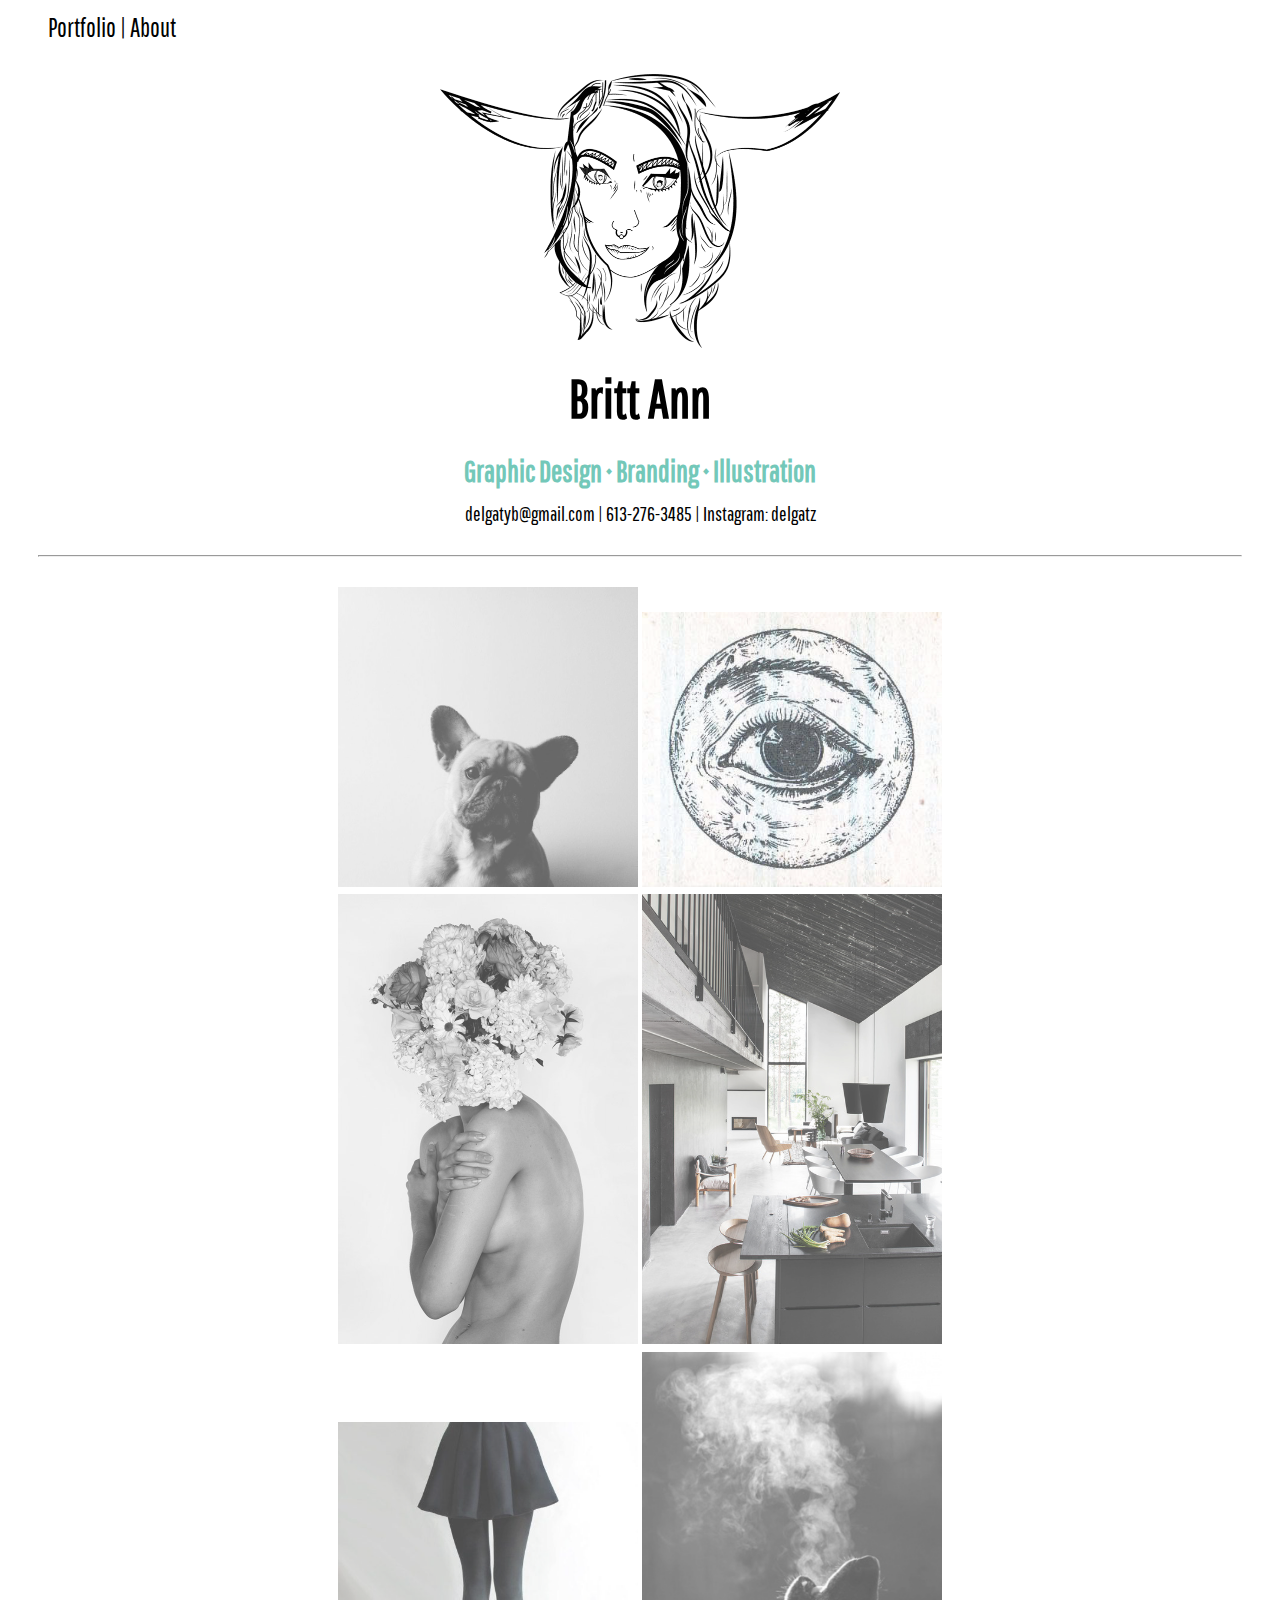
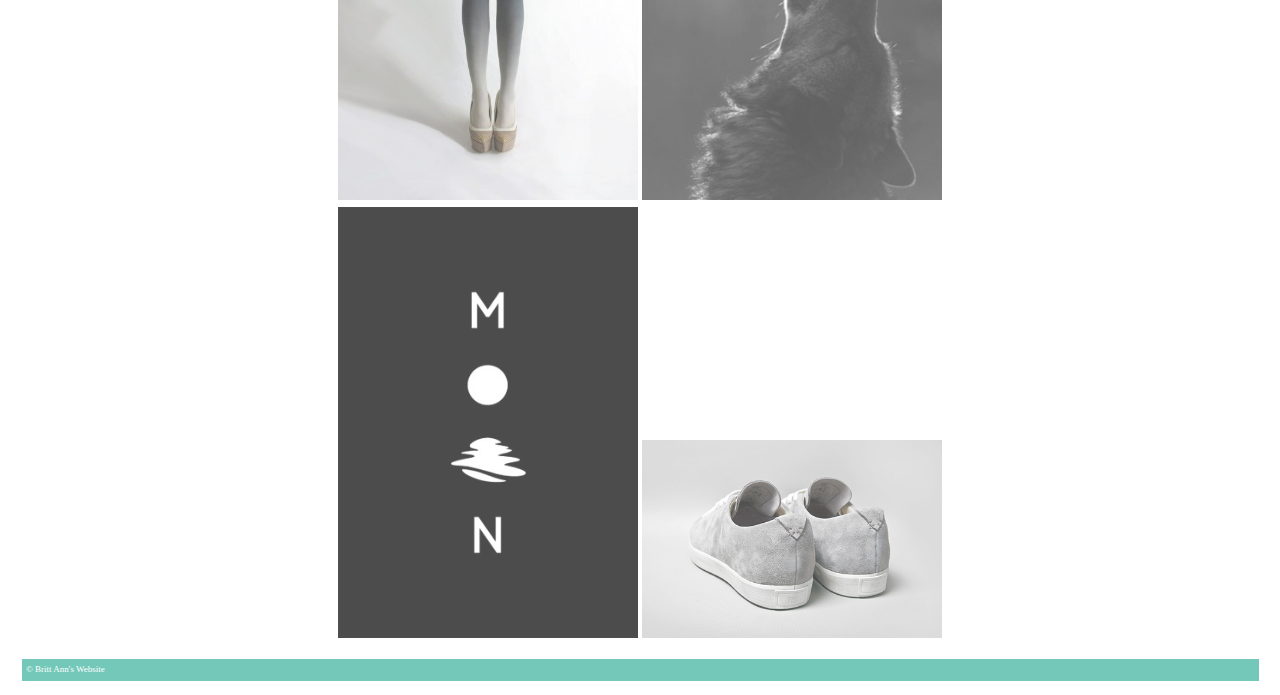
<file: index.html>
<!DOCTYPE html>
<html lang="en-ca">
<head>
    <link rel="shortcut icon" href="images/favicon.ico">
    <meta charset="utf-8">
    <title>Britt Ann</title>
    <meta name="viewport" content="width=device-width, initial-scale-1">
    <link href="css/grid.css" rel="stylesheet">
    <link href="css/type.css" rel="stylesheet">
    <link href="css/main.css" rel="stylesheet">
    <link href='https://fonts.googleapis.com/css?family=Pathway+Gothic+One' rel='stylesheet' type='text/css'>
</head>
<body class="body">
     <ul class="skip-links">
        <li> <a href="#main">Jump to main content</a></li>
        <li> <a href="#nav">Jump to navigation</a></li>
    </ul>
    
  <nav class="navbar" id="top nav" role="nav">
            <ul>
            <li><a class="navlinks" href="index.html">Portfolio |</a></li> 
            <li><a class="navlinks" href="about.html">About</a></li>
            </ul>
            </nav>
    <header role="banner" class= "masthead">
            <a href="index.html"><img class="title push-0" src="images/me-three-3.png" alt="graphic of me"></a>
        <h1 class="name">Britt Ann</h1>
        <h2 class="info push-0">Graphic Design • Branding • Illustration</h2>
        <p class="secondinfo"> <a href="mailto:delgatyb@gmail.com">delgatyb@gmail.com</a> | <a href="tel:+16132763485">613-276-3485</a> | Instagram: <a href="https://www.instagram.com/delgatz/">delgatz</a></p>
</header>
    <hr class="hr">
<div class="unit unit-xs-1 unit-s-1 unit-m-1-2 unit-l-1-2" role="main">
<img class="pug" src="images/dog.jpg" alt="pug">
<img class="pug" src="images/eye.jpg" alt="eye">
<img class="pug" src="images/flowers.jpg" alt="head of flowers">
<img class="pug" src="images/kitchen.jpg" alt="dream kitchen">
<img class="pug" src="images/tights.jpg" alt="nice tights">
<img class="pug" src="images/wolf.jpg" alt="wolf">
<img class="pug" src="images/moons.jpg" alt="moon">
<img class="pug" src="images/shoes.jpg" alt="shoes">
</div>

    
    
<footer>
    <p class="script footer" role="footerinfo">© Britt Ann's Website</p>
</footer>


</body>
</html>
</file>
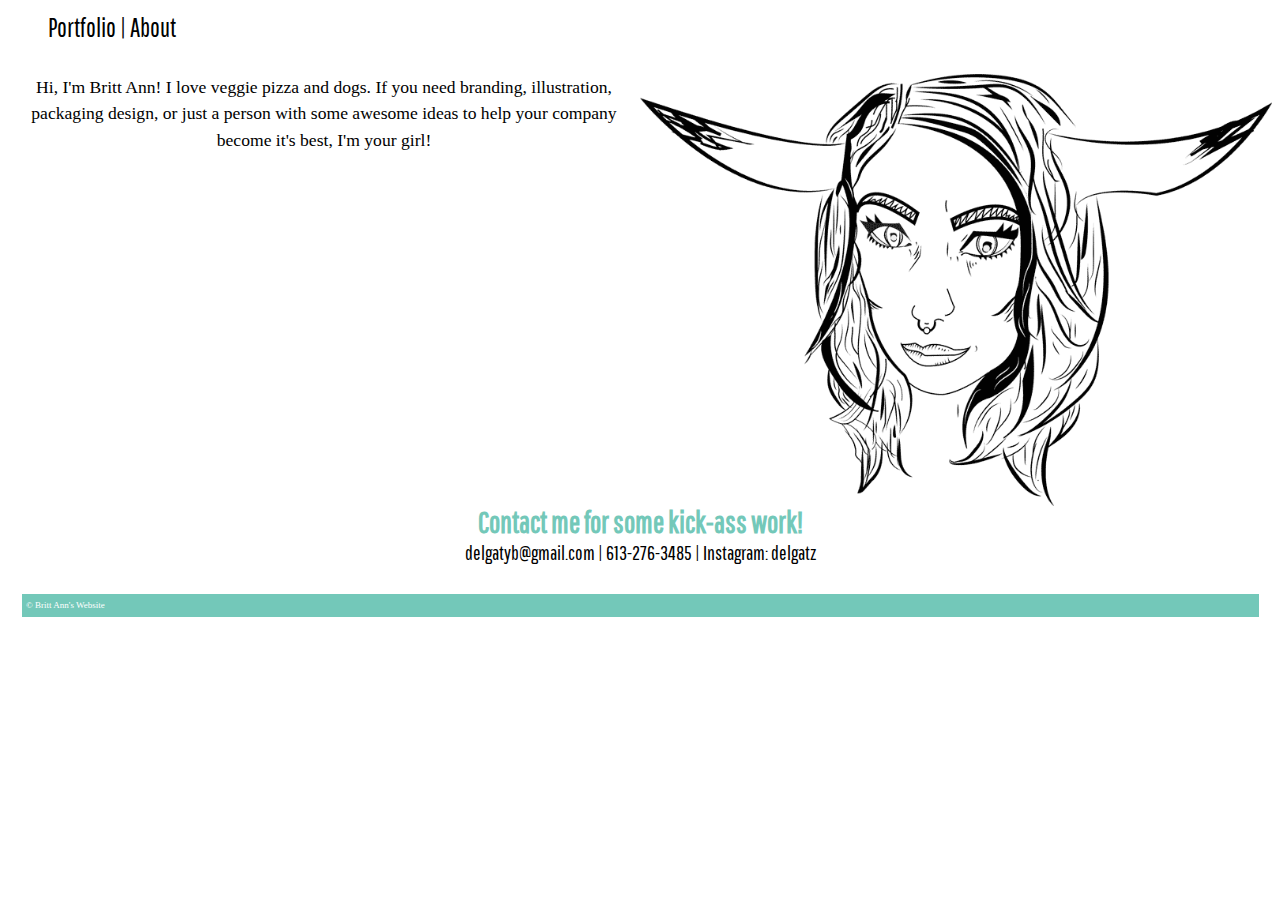
<file: about.html>
<!DOCTYPE html>
<html lang="en-ca">
<head>
    <link rel="shortcut icon" href="images/favicon.ico">
    <meta charset="utf-8">
    <title>Britt Ann</title>
    <meta name="viewport" content="width=device-width, initial-scale-1">
    <link href="css/grid.css" rel="stylesheet">
    <link href="css/type.css" rel="stylesheet">
    <link href="css/main.css" rel="stylesheet">
    <link href='https://fonts.googleapis.com/css?family=Pathway+Gothic+One' rel='stylesheet' type='text/css'>
</head>
<body class="body">
     <ul class="skip-links">
        <li> <a href="#main">Jump to main content</a></li>
        <li> <a href="#nav">Jump to navigation</a></li>
    </ul>
    
  <nav class="navbar" id="top nav" role="navigation">
            <ul>
            <li><a class="navlinks" href="index.html">Portfolio |</a></li> 
            <li><a class="navlinks" href="about.html">About</a></li>
            </ul>
            </nav>
    <div class="grid">


        <div class="unit unit-xs-1 unit-s-1 unit-m-1-2 unit-l-1-2">
            <p class=""> Hi, I'm Britt Ann! I love veggie pizza and dogs. If you need branding, illustration, packaging design, or just a person with some awesome ideas to help your company become it's best, I'm your girl! </p>
        </div>
        <header role="banner" class= "unit unit-xs-1 unit-s-1 unit-m-1-2 unit-l-1-2">
                <a href="index.html"><img class="image-flex push-0" src="images/me-three-3.png" alt="graphic of me"></a>
        </header>
    </div>
    
    <div>
    <h3 class="info">Contact me for some kick-ass work!</h3>
    <p class="secondinfo"> <a href="mailto:delgatyb@gmail.com">delgatyb@gmail.com</a> | <a href="tel:+16132763485">613-276-3485</a> | Instagram: <a href="https://www.instagram.com/delgatz/">delgatz</a></p>
    </div>
    
<footer>
    <p class="script footer" role="footerinfo">© Britt Ann's Website</p>
</footer>


</body>
</html>
</file>
<file: css/grid.css>
/*
  Gridifier || Code released under the UNLICENSE
  http://gridifier.web-dev.tools/#xs,4,0,0,0;s,4,25,0,0;m,4,38,1,1;l,4,60,1,1
*/

.grid {
  margin: 0;
  padding: 0;
  letter-spacing: -0.31em;
  text-rendering: optimizespeed;
  display: -webkit-flex;
  -webkit-flex-flow: row wrap;
  display: -ms-flexbox;
  -ms-flex-flow: row wrap;
  display: flex;
  flex-flow: row wrap;
}

.grid-bottom {
  -webkit-align-items: flex-end;
  -ms-align-items: flex-end;
  align-items: flex-end;
}

.grid-middle {
  -webkit-align-items: center;
  -ms-align-items: center;
  align-items: center;
}

.grid-stretch {
  -webkit-align-items: stretch;
  -ms-align-items: stretch;
  align-items: stretch;
}

.opera-only :-o-prefocus, .grid {
  word-spacing: -0.43em;
}

.unit {
  letter-spacing: normal;
  text-rendering: auto;
  vertical-align: top;
  word-spacing: normal;
  display: inline-block;
  visibility: visible;
}

.grid-bottom .unit {
  vertical-align: bottom;
}

.grid-middle .unit {
  vertical-align: middle;
}

[class*="unit-push-"],
[class*="unit-pull-"] {
  position: relative;
}

.unit-xs-hidden {
  display: none;
  visibility: hidden;
}

.unit-xs-centered {
  margin: 0 auto;
}

.unit-xs-1, .xs-1 {
  display: block;
  visibility: visible;
  width: 100%;
}

.unit-xs-1-2, .xs-1-2 {
  width: 50.0000%;
}

.unit-xs-1-3, .xs-1-3 {
  width: 33.3333%;
}

.unit-xs-2-3, .xs-2-3 {
  width: 66.6667%;
}

.unit-xs-1-4, .xs-1-4 {
  width: 25.0000%;
}

.unit-xs-3-4, .xs-3-4 {
  width: 75.0000%;
}

.unit-xs-1-2,.xs-1-2,.unit-xs-1-3,.xs-1-3,.unit-xs-2-3,.xs-2-3,.unit-xs-1-4,.xs-1-4,.unit-xs-3-4,.xs-3-4 {
  display: inline-block;
  visibility: visible;
}

@media only screen and (min-width: 25em) {

.unit-s-hidden {
  display: none;
  visibility: hidden;
}

.unit-s-centered {
  margin: 0 auto;
}

.unit-s-1, .s-1 {
  display: block;
  visibility: visible;
  width: 100%;
}

.unit-s-1-2, .s-1-2 {
  width: 50.0000%;
}

.unit-s-1-3, .s-1-3 {
  width: 33.3333%;
}

.unit-s-2-3, .s-2-3 {
  width: 66.6667%;
}

.unit-s-1-4, .s-1-4 {
  width: 25.0000%;
}

.unit-s-3-4, .s-3-4 {
  width: 75.0000%;
}

.unit-s-1-2,.s-1-2,.unit-s-1-3,.s-1-3,.unit-s-2-3,.s-2-3,.unit-s-1-4,.s-1-4,.unit-s-3-4,.s-3-4 {
  display: inline-block;
  visibility: visible;
}

}

@media only screen and (min-width: 38em) {

.unit-m-hidden {
  display: none;
  visibility: hidden;
}

.unit-m-centered {
  margin: 0 auto;
}

.unit-m-1, .m-1 {
  display: block;
  visibility: visible;
  width: 100%;
}

.unit-offset-m-0 {
  margin-left: 0;
}

.unit-push-m-0,
.unit-pull-m-0 {
  left: 0;
}

.unit-m-1-2, .m-1-2 {
  width: 50.0000%;
}

.unit-offset-m-1-2 {
  margin-left: 50.0000%;
}

.unit-push-m-1-2 {
  left: 50.0000%;
}

.unit-pull-m-1-2 {
  left: -50.0000%;
}

.unit-m-1-3, .m-1-3 {
  width: 33.3333%;
}

.unit-offset-m-1-3 {
  margin-left: 33.3333%;
}

.unit-push-m-1-3 {
  left: 33.3333%;
}

.unit-pull-m-1-3 {
  left: -33.3333%;
}

.unit-m-2-3, .m-2-3 {
  width: 66.6667%;
}

.unit-offset-m-2-3 {
  margin-left: 66.6667%;
}

.unit-push-m-2-3 {
  left: 66.6667%;
}

.unit-pull-m-2-3 {
  left: -66.6667%;
}

.unit-m-1-4, .m-1-4 {
  width: 25.0000%;
}

.unit-offset-m-1-4 {
  margin-left: 25.0000%;
}

.unit-push-m-1-4 {
  left: 25.0000%;
}

.unit-pull-m-1-4 {
  left: -25.0000%;
}

.unit-m-3-4, .m-3-4 {
  width: 75.0000%;
}

.unit-offset-m-3-4 {
  margin-left: 75.0000%;
}

.unit-push-m-3-4 {
  left: 75.0000%;
}

.unit-pull-m-3-4 {
  left: -75.0000%;
}

.unit-m-1-2,.m-1-2,.unit-m-1-3,.m-1-3,.unit-m-2-3,.m-2-3,.unit-m-1-4,.m-1-4,.unit-m-3-4,.m-3-4 {
  display: inline-block;
  visibility: visible;
}

}

@media only screen and (min-width: 60em) {

.unit-l-hidden {
  display: none;
  visibility: hidden;
}

.unit-l-centered {
  margin: 0 auto;
}

.unit-l-1, .l-1 {
  display: block;
  visibility: visible;
  width: 100%;
}

.unit-offset-l-0 {
  margin-left: 0;
}

.unit-push-l-0,
.unit-pull-l-0 {
  left: 0;
}

.unit-l-1-2, .l-1-2 {
  width: 50.0000%;
}

.unit-offset-l-1-2 {
  margin-left: 50.0000%;
}

.unit-push-l-1-2 {
  left: 50.0000%;
}

.unit-pull-l-1-2 {
  left: -50.0000%;
}

.unit-l-1-3, .l-1-3 {
  width: 33.3333%;
}

.unit-offset-l-1-3 {
  margin-left: 33.3333%;
}

.unit-push-l-1-3 {
  left: 33.3333%;
}

.unit-pull-l-1-3 {
  left: -33.3333%;
}

.unit-l-2-3, .l-2-3 {
  width: 66.6667%;
}

.unit-offset-l-2-3 {
  margin-left: 66.6667%;
}

.unit-push-l-2-3 {
  left: 66.6667%;
}

.unit-pull-l-2-3 {
  left: -66.6667%;
}

.unit-l-1-4, .l-1-4 {
  width: 25.0000%;
}

.unit-offset-l-1-4 {
  margin-left: 25.0000%;
}

.unit-push-l-1-4 {
  left: 25.0000%;
}

.unit-pull-l-1-4 {
  left: -25.0000%;
}

.unit-l-3-4, .l-3-4 {
  width: 75.0000%;
}

.unit-offset-l-3-4 {
  margin-left: 75.0000%;
}

.unit-push-l-3-4 {
  left: 75.0000%;
}

.unit-pull-l-3-4 {
  left: -75.0000%;
}

.unit-l-1-2,.l-1-2,.unit-l-1-3,.l-1-3,.unit-l-2-3,.l-2-3,.unit-l-1-4,.l-1-4,.unit-l-3-4,.l-3-4 {
  display: inline-block;
  visibility: visible;
}

}

.unit-content-distribute {
  display: -ms-flexbox;
  display: -webkit-flex;
  display: flex;
  -ms-flex-direction: column;
  -webkit-flex-direction: column;
  flex-direction: column;
  -ms-flex-pack: justify;
  -webkit-justify-content: space-between;
  justify-content: space-between;
}

.content-fill {
  -ms-flex-grow: 2;
  -webkit-flex-grow: 2;
  flex-grow: 2;
  max-width: 100%; /* @bugfix: IE 10, 11 */
}

.content-shrink {
  -ms-align-self: center;
  -webkit-align-self: center;
  align-self: center;
}
</file>
<file: css/type.css>
html {
  font: normal 100%/1.5 Georgia,serif;
}

@media only screen and (min-width: 60em) {

  html {
    font-size: 110%;
  }

}

@media only screen and (min-width: 90em) {

  html {
    font-size: 120%;
  }

}

@media only screen and (min-width: 120em) {

  html {
    font-size: 130%;
  }

}

h1, h2, h3, h4, h5, h6,
p, ul, ol, dl, dd, figure,
blockquote, details, hr,
fieldset, pre, table {
  margin: 0 0 1.5rem;
}

.yotta {
  font-size: 2.2807rem;
  line-height: 1.3154;
}

.zetta {
  font-size: 2.0273rem;
  line-height: 1.4798;
}

h1, .exa {
  font-size: 1.8020rem;
  line-height: 1.6648;
}

h2, .peta {
  font-size: 1.6018rem;
  line-height: 1.8729;
}

h3, .tera {
  font-size: 1.4238rem;
  line-height: 1.0535;
}

h4, .giga {
  font-size: 1.2656rem;
  line-height: 1.1852;
}

h5, .mega {
  font-size: 1.1250rem;
  line-height: 1.3333;
}

h6, .kilo {
  font-size: 1.0000rem;
  line-height: 1.5000;
}

small, .milli {
  font-size: 0.8889rem;
  line-height: 1.6875;
}

.micro {
  font-size: 0.7901rem;
  line-height: 1.8984;
}

sub,
sup {
  font-size: 75%;
  line-height: 1px;
  position: relative;
  vertical-align: baseline;
}

sup {
  top: -0.5em;
}

sub {
  bottom: -0.25em;
}

.text-left {
  text-align: left;
}

.text-right {
  text-align: right;
}

.text-center {
  text-align: center;
}

.normal {
  font-weight: normal;
}

.bold {
  font-weight: bold;
}

.italic {
  font-style: italic;
}

.push {
  margin-bottom: 1.5rem;
}

.push-none, .push-0 {
  margin-bottom: 0;
}

.push-double, .push-2 {
  margin-bottom: 3.0000rem;
}

.push-half, .push-1-2 {
  margin-bottom: 0.7500rem;
}

.push-quarter, .push-1-4 {
  margin-bottom: 0.3750rem;
}

.pad-top, .pad-t {
  padding-top: 1.5rem;
}

.pad-bottom, .pad-b {
  padding-bottom: 1.5rem;
}

.pad-top-double, .pad-t-2 {
  padding-top: 3.0000rem;
}

.pad-bottom-double, .pad-b-2 {
  padding-bottom: 3.0000rem;
}

.pad-top-half, .pad-t-1-2 {
  padding-top: 0.7500rem;
}

.pad-bottom-half, .pad-b-1-2 {
  padding-bottom: 0.7500rem;
}

.pad-top-quarter, .pad-t-1-4 {
  padding-top: 0.3750rem;
}

.pad-bottom-quarter, .pad-b-1-4 {
  padding-bottom: 0.3750rem;
}

.island {
  padding: 1.5rem;
}

.island-double, .island-2 {
  padding: 3.0000rem;
}

.island-half, .island-1-2 {
  padding: 0.7500rem;
}

.island-quarter, .island-1-4 {
  padding: 0.3750rem;
}

.gutter {
  padding-left: 1.5rem;
  padding-right: 1.5rem;
}

.gutter-double, .gutter-2 {
  padding-left: 3.0000rem;
  padding-right: 3.0000rem;
}

.gutter-half, .gutter-1-2 {
  padding-left: 0.7500rem;
  padding-right: 0.7500rem;
}

.gutter-quarter, .gutter-1-4 {
  padding-left: 0.3750rem;
  padding-right: 0.3750rem;
}
</file>
<file: css/main.css>
.skip-links {
  margin: 0;
  padding: 0;
  list-style-type: none;
}

.skip-links a {
  padding: 0.5em 0.75em;
  position: absolute;
  top: -5em;
  z-index: 10000; /* To make sure they're always on top */
  background-color: #000;
  color: #fff;
  font-size: 1.125rem;
  font-weight: bold;
  text-decoration: none;
}

.skip-links a:focus {
  top: 0;
}

.masthead {
    text-align: center;
}

.masthead-two {
    text-align: right;
    margin-right: 2em;
}
.pug {
    width: 300px;
    opacity:0.7;
    box-shadow: 0 0 0px #000000;
}   

.pug:hover {
  
  border-radius: 20px;
    background-color: none;
    opacity: 1;
}

.body {
    text-align: center;
}

.info {
    font-family: 'Pathway Gothic One', sans-serif;
    font-size: 30px;
    color: #73c8b9;
    padding: 0;
    margin: 0;
}

a:hover, a:visited, a:link, a:active {
    text-decoration: none;
	color: inherit;
}

.secondinfo {
    font-family: 'Pathway Gothic One', sans-serif;
    font-size: 20px;
    text-decoration: none;
    color: black;
}

.hr {
    margin: 0 30px 30px 30px;
}

.title {
    width: 400px;
    text-align: center;
    margin: 0;
    padding: 0;
}

.image-flex {
 width: 100%;
display: block;
}

.name {
    font-size: 3em;
    font-family: 'Pathway Gothic One', sans-serif;
    margin: 0;
    padding: 0;
}

.navbar {
    text-align: left;
}

.nav a,
.nav a:link,
.nav a:visited {
  display: block;
}

.navlinks {
    color: black;
    font-size: 1.5em;
    font-family: 'Pathway Gothic One', sans-serif;
    text-decoration: none;
    display: block;
}

.navbar li {
 display: inline-block;
}

.script {
    font-size: 9px;
    padding: .5em;
    margin: 1.5em;
    background-color: #73c8b9;
    color: white;
    text-align: left;
}
</file>
